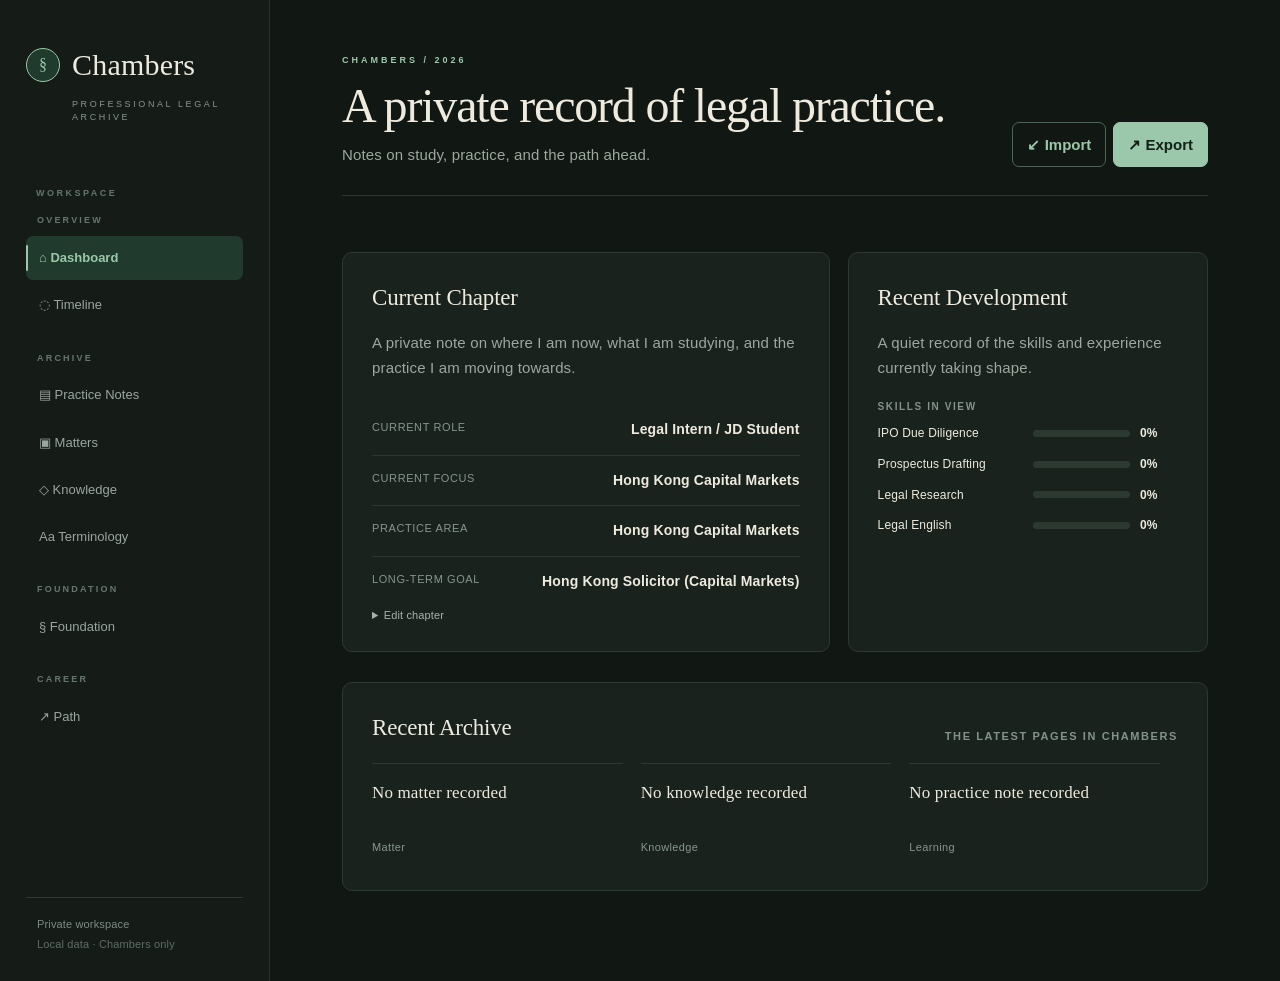
<file: Chambers/index.html>
<!doctype html>
<html lang="en">
<head>
<meta charset="utf-8" />
<meta name="viewport" content="width=device-width, initial-scale=1" />
<title>Chambers · Professional Legal Archive</title>
<style>
:root{--ink:#26312c;--muted:#77817a;--faint:#aeb6af;--paper:#f4f1e9;--card:#fbfaf6;--line:#e3e2d8;--green:#507766;--green-soft:#e6eee8;--navy:#3e5663;--sand:#eee7d8;--shadow:0 8px 26px rgba(41,51,44,.07);--radius:18px}
*{box-sizing:border-box}body{margin:0;background:var(--paper);color:var(--ink);font:15px/1.55 Inter,-apple-system,BlinkMacSystemFont,"Segoe UI","PingFang TC",sans-serif;-webkit-font-smoothing:antialiased}button,input,textarea,select{font:inherit;color:inherit}button{cursor:pointer}button,input,textarea,select{border:1px solid var(--line);border-radius:10px;background:var(--card);padding:10px 12px}textarea{resize:vertical;min-height:88px}.app{min-height:100vh;display:grid;grid-template-columns:245px 1fr}.sidebar{padding:30px 20px;border-right:1px solid var(--line);background:#eeece4;display:flex;flex-direction:column}.brand{display:flex;align-items:center;gap:11px;margin-bottom:3px;font-family:Georgia,serif;font-size:25px;letter-spacing:.5px}.brand-mark{width:31px;height:31px;border:2px solid var(--green);border-radius:50%;display:grid;place-items:center;color:var(--green);font-size:14px}.subtitle{margin-left:42px;color:var(--muted);font-size:10px;letter-spacing:2px;text-transform:uppercase}.nav-label{margin:46px 11px 10px;color:var(--faint);font-size:10px;font-weight:700;letter-spacing:2px;text-transform:uppercase}.nav{display:grid;gap:4px}.nav button{border:0;background:transparent;text-align:left;padding:11px 13px;color:var(--muted);font-size:13px}.nav button:hover,.nav button.active{background:var(--green-soft);color:var(--green);font-weight:650}.sidebar-bottom{margin-top:auto;color:var(--muted);font-size:11px;padding:14px 11px;border-top:1px solid var(--line)}.main{max-width:1280px;width:100%;padding:38px 48px 60px}.topline{display:flex;justify-content:space-between;align-items:flex-start;gap:20px;margin-bottom:28px}.eyebrow{color:var(--green);font-size:10px;letter-spacing:2.5px;font-weight:750}.topline h1{font-family:Georgia,serif;font-size:36px;font-weight:500;margin:5px 0 4px;letter-spacing:-.5px}.lede{color:var(--muted);margin:0}.actions{display:flex;gap:8px}.btn{border-color:var(--green);background:var(--green);color:#fff;font-weight:650}.btn.secondary{border-color:var(--line);background:var(--card);color:var(--green)}.panel{display:none}.panel.active{display:block}.grid{display:grid;grid-template-columns:1.15fr .85fr;gap:16px}.card{background:var(--card);border:1px solid var(--line);border-radius:var(--radius);box-shadow:var(--shadow);padding:22px}.card h2,.card h3{margin:0 0 14px;font-family:Georgia,serif;font-weight:500}.card h2{font-size:21px}.card h3{font-size:17px}.small-label{color:var(--muted);font-size:11px;text-transform:uppercase;letter-spacing:1.2px;font-weight:700}.snapshot{display:grid;gap:14px}.snapshot-row{display:flex;justify-content:space-between;gap:18px;border-bottom:1px solid var(--line);padding-bottom:10px}.snapshot-row:last-child{border-bottom:0;padding-bottom:0}.snapshot-row span{color:var(--muted);font-size:12px}.snapshot-row strong{text-align:right;font-weight:600}.focus-box{padding:16px;background:var(--green-soft);border-radius:13px}.focus-box strong{display:block;font-family:Georgia,serif;font-size:19px;font-weight:500;margin-top:4px}.metrics{display:grid;grid-template-columns:repeat(4,1fr);gap:10px;margin-top:16px}.metric{padding:15px;background:var(--card);border:1px solid var(--line);border-radius:13px}.metric b{display:block;font:24px Georgia,serif}.metric span{color:var(--muted);font-size:11px}.list{display:grid;gap:2px}.list-row{padding:12px 0;border-bottom:1px solid var(--line)}.list-row:last-child{border-bottom:0}.list-main{display:flex;justify-content:space-between;gap:15px}.list-main strong{font-size:13px}.meta{color:var(--muted);font-size:11px;margin-top:3px}.pill{display:inline-block;background:var(--green-soft);color:var(--green);padding:3px 8px;border-radius:99px;font-size:10px}.empty{color:var(--faint);font-size:13px;padding:12px 0}.section-title{display:flex;justify-content:space-between;align-items:center;margin-bottom:14px}.section-title h2{margin:0}.form{display:grid;grid-template-columns:1fr 1fr;gap:9px}.form .wide{grid-column:1/-1}.form-actions{display:flex;gap:8px;margin-top:12px}.deal-card{margin-bottom:12px}.deal-head{display:flex;justify-content:space-between;gap:12px}.deal-head h3{margin:0;font-size:17px}.deal-grid{display:grid;grid-template-columns:repeat(3,1fr);gap:12px;margin-top:16px}.deal-field{background:#f4f3ed;border-radius:11px;padding:10px}.deal-field span{display:block;color:var(--muted);font-size:10px;text-transform:uppercase;letter-spacing:.6px}.deal-field strong{display:block;margin-top:3px;font-size:12px}.knowledge-filter{display:flex;flex-wrap:wrap;gap:7px;margin-bottom:12px}.knowledge-filter button{padding:7px 10px;border-radius:99px;font-size:11px;background:var(--card)}.knowledge-filter button.active{background:var(--navy);border-color:var(--navy);color:#fff}.knowledge-card{border-top:1px solid var(--line);padding:13px 0}.knowledge-card h3{margin:6px 0 3px;font:17px Georgia,serif}.knowledge-card p{margin:4px 0;color:var(--muted);font-size:12px}.roadmap{display:grid;gap:0}.roadmap-row{display:grid;grid-template-columns:28px 150px 1fr;gap:13px;position:relative;padding:0 0 23px}.roadmap-row:before{content:"";position:absolute;left:8px;top:18px;bottom:0;width:1px;background:var(--line)}.roadmap-row:last-child:before{display:none}.roadmap-dot{width:17px;height:17px;border-radius:50%;background:var(--green);border:4px solid var(--green-soft);z-index:1}.roadmap-row h3{margin:0;font:17px Georgia,serif}.roadmap-row p{margin:3px 0;color:var(--muted);font-size:12px}.progress{height:7px;background:var(--line);border-radius:99px;overflow:hidden;margin-top:8px}.progress i{display:block;height:100%;background:var(--green);border-radius:99px}.import-note{font-size:11px;color:var(--muted);margin-top:14px}.toast{position:fixed;right:22px;bottom:22px;background:var(--ink);color:white;padding:11px 15px;border-radius:10px;opacity:0;transform:translateY(7px);transition:.2s}.toast.show{opacity:1;transform:none}@media(max-width:900px){.app{display:block}.sidebar{padding:18px;display:block;border-right:0;border-bottom:1px solid var(--line)}.nav-label{margin-top:20px}.nav{display:flex;overflow:auto}.nav button{white-space:nowrap}.sidebar-bottom{display:none}.main{padding:25px 18px}.topline{display:block}.actions{margin-top:14px}.grid,.deal-grid{grid-template-columns:1fr}.metrics{grid-template-columns:repeat(2,1fr)}}@media(max-width:560px){.form{grid-template-columns:1fr}.form .wide{grid-column:auto}.topline h1{font-size:30px}}
</style>
<style>.growth-grid{display:grid;gap:12px}.growth-row{display:grid;grid-template-columns:145px 1fr 38px;gap:10px;align-items:center;font-size:12px}.growth-track{height:7px;background:var(--line);border-radius:99px;overflow:hidden}.growth-track i{display:block;height:100%;background:var(--green);border-radius:99px}.archive-label{font-size:10px;letter-spacing:1.4px;text-transform:uppercase;color:var(--muted);font-weight:700}.archive-section{margin-top:18px;padding-top:14px;border-top:1px solid var(--line)}</style>
<style>.foundation-panel{display:none}.foundation-panel.active{display:block}.nav-group-label{margin:14px 11px 2px;color:var(--faint);font-size:9px;font-weight:750;letter-spacing:1.8px;text-transform:uppercase}.nav-group-label:first-child{margin-top:0}</style>
<style>
  /* Archive refinement: quieter surfaces, stronger editorial hierarchy. */
  :root{--shadow:none;--radius:5px}
  .sidebar{background:#eeece4;padding-top:38px}
  .brand{font-size:27px}
  .subtitle{letter-spacing:2.4px}
  .main{padding-top:52px}
  .topline{margin-bottom:46px}
  .topline h1{font-size:42px;letter-spacing:-.8px}
  .lede{max-width:680px}
  .card{box-shadow:none;border-radius:5px;padding:25px 26px}
  .grid{gap:28px}
  .grid>.card{min-height:260px}
  .section-title{margin-bottom:18px}
  .metrics{grid-template-columns:repeat(3,1fr);gap:26px;margin-top:0}
  .metric{padding:16px 0;border:0;border-top:1px solid var(--line);border-radius:0;background:transparent}
  .metric b{font:18px Georgia,serif;line-height:1.35;min-height:48px}
  .metric span{display:block;margin-top:9px;letter-spacing:.35px}
  .deal-field{background:transparent;border-top:1px solid var(--line);border-radius:0;padding:11px 0}
  .knowledge-card{padding:18px 0}
  .roadmap-row{padding-bottom:31px}
  .path-skills{border-top:1px solid var(--line);padding-top:20px;margin-top:3px}
  .path-skill{display:grid;grid-template-columns:145px 1fr 38px;gap:10px;align-items:center;padding:10px 0;border-bottom:1px solid var(--line)}
  .path-skill small{color:var(--muted);text-align:right}
  .path-skill .progress{margin-top:0}
  .term-archive-note{display:flex;align-items:center;gap:12px;padding:0 0 22px;color:var(--muted);font-size:12px}
  .term-list{padding-top:8px;padding-bottom:8px}
  .term-entry{display:grid;grid-template-columns:minmax(180px,.75fr) minmax(0,1.25fr);gap:24px;padding:22px 0;border-bottom:1px solid var(--line)}
  .term-entry:last-child{border-bottom:0}
  .term-entry h3{margin:0 0 4px;font:21px Georgia,serif}
  .term-meaning{color:var(--green);font-size:13px}
  .term-context{margin-top:13px;color:var(--muted);font-size:11px}
  .term-context strong,.term-detail strong{display:block;color:var(--faint);font-size:10px;letter-spacing:1px;text-transform:uppercase;margin-bottom:3px}
  .term-detail{display:grid;grid-template-columns:1fr 1fr;gap:15px 22px;color:var(--muted);font-size:12px}
  .term-detail .wide{grid-column:1/-1}
  .term-detail p{margin:0;white-space:pre-wrap}
  .timeline-intro{display:flex;align-items:center;gap:12px;margin:4px 0 30px;color:var(--muted);font-size:12px}
  .timeline-list{position:relative;padding:0 0 10px 34px}
  .timeline-list:before{content:"";position:absolute;left:8px;top:4px;bottom:0;width:1px;background:var(--line)}
  .timeline-month{position:relative;margin:0 0 19px;font:22px Georgia,serif;color:var(--ink)}
  .timeline-month:not(:first-child){margin-top:38px}
  .timeline-month:before{content:"";position:absolute;left:-30px;top:8px;width:9px;height:9px;border-radius:50%;background:var(--green);box-shadow:0 0 0 5px var(--green-soft)}
  .timeline-day{margin:0 0 26px}
  .timeline-day-head{display:flex;align-items:baseline;gap:10px;margin-bottom:10px}
  .timeline-day-date{font:17px Georgia,serif;color:var(--green)}
  .timeline-day-weekday{font-size:11px;color:var(--faint);letter-spacing:1px;text-transform:uppercase}
  .timeline-entry{display:grid;grid-template-columns:108px minmax(0,1fr);gap:18px;padding:13px 0;border-top:1px solid var(--line)}
  .timeline-entry-type{font-size:10px;letter-spacing:1.2px;color:var(--green);font-weight:700;text-transform:uppercase}
  .timeline-entry h3{font:17px Georgia,serif;margin:0 0 5px}
  .timeline-entry p{margin:3px 0;color:var(--muted);font-size:12px;white-space:pre-wrap}
  .timeline-entry p strong{color:var(--ink);font-weight:600}
  .timeline-empty{border-top:1px solid var(--line);padding:22px 0;color:var(--faint);font-size:13px}
  @media(max-width:700px){.term-entry{grid-template-columns:1fr;gap:12px}.term-detail{grid-template-columns:1fr}.term-detail .wide{grid-column:auto}.term-archive-note,.timeline-intro{align-items:flex-start;flex-direction:column;gap:7px}.timeline-list{padding-left:25px}.timeline-list:before{left:5px}.timeline-month:before{left:-24px}.timeline-entry{grid-template-columns:1fr;gap:4px}}
  @media(max-width:900px){.main{padding-top:30px}.topline{margin-bottom:32px}.topline h1{font-size:34px}.metrics{grid-template-columns:1fr;gap:14px}.metric{min-height:0}.metric b{min-height:0}}
</style>
<style>
  /* Chambers opens in its night archive palette by default. */
  :root{--ink:#e8e5da;--muted:#a7afa6;--faint:#727c73;--paper:#151a17;--card:#202721;--line:#38443b;--green:#8bb79e;--green-soft:#263c31;--navy:#718b98;--sand:#3b362b;--shadow:none}
  body{background:var(--paper);color:var(--ink)}
  .sidebar{background:#1b211d;border-color:var(--line)}
  .nav button:hover,.nav button.active{background:var(--green-soft);color:var(--green)}
  .card,.metric,.knowledge-filter button,.btn.secondary,button,input,textarea,select{background:var(--card);border-color:var(--line)}
  .focus-box{background:var(--green-soft)}
  .deal-field{background:#252d27}
  .knowledge-filter button.active{background:var(--navy);border-color:var(--navy);color:#101815}
  .roadmap-dot{background:var(--paper)}
  .roadmap-row:first-child .roadmap-dot{background:var(--green);box-shadow:0 0 0 5px var(--green-soft)}
  .toast{background:#e8e5da;color:#172019}
</style>
<style>
  /* Private archive refinement: quieter composition, stronger reading rhythm. */
  :root{
    --paper:#111713;--card:#19221d;--ink:#eeeade;--muted:#a9b2a9;--faint:#718078;
    --line:#2d3931;--green:#9bc8aa;--green-soft:#203a2d;--navy:#8da8b2;--sand:#332e25
  }
  body{background:var(--paper);font-size:15px;letter-spacing:.01em}
  .app{grid-template-columns:270px 1fr}
  .sidebar{background:#151c18;padding:42px 26px 27px;border-right:1px solid #27342c}
  .brand{font-size:30px;letter-spacing:.2px;gap:12px}
  .brand-mark{width:34px;height:34px;border-width:1px;background:var(--green-soft);font-size:16px}
  .subtitle{margin-left:46px;margin-top:6px;font-size:9px;letter-spacing:2.6px;color:#87958c}
  .nav-label{margin:62px 10px 13px;color:#65746b;font-size:9px;letter-spacing:2.5px}
  .nav{gap:3px}
  .nav-group-label{margin:21px 11px 5px;color:#66766c;font-size:9px;letter-spacing:2.2px}
  .nav-group-label:first-child{margin-top:0}
  .nav button{position:relative;border-radius:7px;padding:12px 13px;color:#9aa59d;font-size:13px;transition:background .18s,color .18s}
  .nav button:hover{background:#1b2921;color:var(--ink)}
  .nav button.active{background:var(--green-soft);color:var(--green);font-weight:600}
  .nav button.active:before{content:"";position:absolute;left:0;top:9px;bottom:9px;width:2px;background:var(--green);border-radius:2px}
  .sidebar-bottom{padding:17px 11px 0;border-top:1px solid var(--line);line-height:1.8;color:#7d8a82}
  .sidebar-bottom span{color:#5f6d64}
  .main{max-width:1380px;padding:54px 72px 90px}
  .topline{align-items:flex-end;margin-bottom:56px;padding-bottom:28px;border-bottom:1px solid var(--line)}
  .eyebrow{font-size:9px;letter-spacing:3px;color:var(--green)}
  .topline h1{font-size:48px;line-height:1.08;margin:12px 0 10px;letter-spacing:-1.2px}
  .lede{max-width:720px;color:#9da89f;line-height:1.7}
  .actions{gap:7px}
  button,input,textarea,select{border-radius:7px;background:#1b251f;border-color:#35443a}
  button:focus-visible,input:focus-visible,textarea:focus-visible,select:focus-visible{outline:2px solid var(--green);outline-offset:2px}
  .btn{border-color:var(--green);background:var(--green);color:#122018;box-shadow:none;padding:10px 14px}
  .btn.secondary{background:transparent;color:var(--green);border-color:#4c6656}
  .panel>.section-title{padding-bottom:18px;border-bottom:1px solid var(--line)}
  .panel>.section-title h2{font-size:29px;letter-spacing:-.3px}
  .grid{gap:18px}
  .card{background:var(--card);border:1px solid var(--line);border-radius:10px;padding:27px 29px}
  .grid>.card{min-height:275px}
  .card h2{font-size:23px;letter-spacing:-.2px}
  .card h3{font-size:18px}
  .snapshot{gap:0;margin-top:24px!important}
  .snapshot-row{padding:14px 0;border-bottom:1px solid #2b382f}
  .snapshot-row span{color:#87968c;font-size:11px;letter-spacing:.6px;text-transform:uppercase}
  .snapshot-row strong{font-size:14px;color:var(--ink)}
  .focus-box{background:#1d3528;border:1px solid #31523d}
  .metrics{gap:0;margin-top:0}
  .metric{padding:18px 18px 7px 0;margin-right:18px;border-top:1px solid var(--line)}
  .metric b{font-size:17px;color:var(--ink);font-weight:500}
  .metric span{color:#87968c}
  .section-title{align-items:flex-end}
  .section-title .lede{margin-top:8px}
  .pill{background:var(--green-soft);color:var(--green);border:1px solid #31523d;padding:4px 9px}
  .small-label,.archive-label{color:#83938a;letter-spacing:1.6px}
  .knowledge-filter{gap:6px;margin:20px 0 15px}
  .knowledge-filter button{color:#94a198;padding:8px 11px;border-color:var(--line)}
  .knowledge-filter button.active{background:var(--green-soft);border-color:#41604c;color:var(--green)}
  .knowledge-card{padding:22px 4px;border-color:var(--line)}
  .knowledge-card h3{font-size:21px;margin:9px 0 9px}
  .knowledge-card p{font-size:13px;line-height:1.7;color:#a9b2a9}
  .knowledge-card p b{color:#d7d8cb;font-weight:600}
  .deal-card{margin-bottom:16px}
  .deal-head h3{font-size:21px}
  .meta{color:#7f8f85;font-size:11px}
  .deal-grid{gap:0 22px;margin-top:22px}
  .deal-field{background:transparent;border-top:1px solid var(--line);padding:13px 0;min-height:62px}
  .deal-field span{color:#809087;letter-spacing:1px}
  .deal-field strong{color:#c3c9c0;font-weight:500;line-height:1.6}
  .term-entry{padding:27px 0;border-color:var(--line)}
  .term-entry h3{font-size:24px}
  .term-meaning{color:var(--green);font-size:14px}
  .term-context strong,.term-detail strong{color:#809087}
  .term-detail{line-height:1.7}
  .timeline-intro,.term-archive-note{padding-bottom:25px;margin-top:19px}
  .timeline-list{padding-left:42px}
  .timeline-list:before{left:9px;background:#334238}
  .timeline-month{font-size:25px;margin-bottom:24px}
  .timeline-month:before{left:-37px;background:var(--green);box-shadow:0 0 0 5px var(--green-soft)}
  .timeline-day{margin-bottom:34px}
  .timeline-day-head{margin-left:-2px;margin-bottom:12px}
  .timeline-day-date{font-size:19px}
  .timeline-entry{grid-template-columns:126px minmax(0,1fr);padding:17px 0;border-color:var(--line)}
  .timeline-entry-type{color:var(--green);letter-spacing:1.5px}
  .timeline-entry h3{font-size:19px;margin-bottom:7px}
  .timeline-entry p{font-size:13px;line-height:1.65}
  .timeline-entry p strong{color:#d8d8ca}
  .roadmap-row{padding-bottom:34px}
  .roadmap-row h3{font-size:19px}
  .roadmap-row p{line-height:1.7}
  .path-skill{padding:13px 0;border-color:var(--line)}
  .progress,.growth-track{background:#2c3930}
  .progress i,.growth-track i{background:var(--green)}
  .form{gap:11px}
  .form-actions{margin-top:16px}
  textarea{line-height:1.6}
  .toast{background:var(--green);color:#122018}
  @media(max-width:900px){.sidebar{padding:22px 18px}.main{padding:34px 24px 70px}.topline{margin-bottom:38px}.topline h1{font-size:40px}.panel>.section-title h2{font-size:26px}}
  @media(max-width:560px){.main{padding:28px 16px 60px}.topline{padding-bottom:22px}.topline h1{font-size:34px}.actions{width:100%}.actions button{flex:1}.card{padding:21px 19px}.timeline-list{padding-left:27px}.timeline-list:before{left:5px}.timeline-month:before{left:-24px}.timeline-entry{grid-template-columns:1fr;gap:5px}.timeline-entry-type{font-size:9px}.panel>.section-title{align-items:flex-start;gap:12px}.panel>.section-title .btn{white-space:nowrap;padding:9px 10px}}
</style>
</head>
<body>
<div class="app">
  <aside class="sidebar">
    <div class="brand"><span class="brand-mark">§</span><span>Chambers</span></div>
    <div class="subtitle">Professional Legal Archive</div>
    <div class="nav-label">Workspace</div>
    <nav class="nav" id="nav">
      <div class="nav-group-label">Overview</div>
      <button class="active" data-panel="dashboard">⌂ Dashboard</button>
      <button data-panel="timeline">◌ Timeline</button>
      <div class="nav-group-label">Archive</div>
      <button data-panel="logs">▤ Practice Notes</button>
      <button data-panel="deals">▣ Matters</button>
      <button data-panel="knowledge">◇ Knowledge</button>
      <button data-panel="terminology">Aa Terminology</button>
      <div class="nav-group-label">Foundation</div>
      <button data-panel="foundation">§ Foundation</button>
      <div class="nav-group-label">Career</div>
      <button data-panel="career">↗ Path</button>
    </nav>
    <div class="sidebar-bottom">Private workspace<br><span>Local data · Chambers only</span></div>
  </aside>
  <main class="main">
    <header class="topline"><div><div class="eyebrow">CHAMBERS / 2026</div><h1>A private record of legal practice.</h1><p class="lede">Notes on study, practice, and the path ahead.</p></div><div class="actions"><button class="btn secondary" id="importBtn">↙ Import</button><button class="btn" id="exportBtn">↗ Export</button></div></header>

    <section class="panel active" data-panel-view="dashboard">
      <div class="grid"><div class="card"><h2>Current Chapter</h2><p class="lede">A private note on where I am now, what I am studying, and the practice I am moving towards.</p><div class="snapshot" id="snapshot" style="margin-top:18px"></div><details class="import-note"><summary>Edit chapter</summary><div class="form" style="margin-top:12px"><input id="roleInput" placeholder="Current role" /><input id="focusInput" placeholder="Current focus" /><input id="practiceInput" placeholder="Current practice area" /><input class="wide" id="goalInput" placeholder="Long-term goal" /><button class="btn" id="saveSnapshot">Save chapter</button></div></details></div><div class="card"><h2>Recent Development</h2><p class="lede">A quiet record of the skills and experience currently taking shape.</p><div class="archive-section" style="margin-top:18px;padding-top:0;border-top:0"><div class="archive-label">Skills in view</div><div class="growth-grid" id="growthSnapshot" style="margin-top:10px"></div></div></div></div>
      <div class="card" style="margin-top:30px"><div class="section-title"><h2>Recent Archive</h2><span class="small-label">The latest pages in Chambers</span></div><div class="metrics" id="metrics"></div></div>
    </section>

    <section class="panel" data-panel-view="timeline"><div class="section-title"><div><div class="eyebrow">PROFESSIONAL TIMELINE</div><h2>Professional Timeline</h2><p class="lede">A chronological record of the matters I have encountered, the knowledge I have added, and the practice I have absorbed.</p></div></div><div class="timeline-intro"><span class="pill">LEGAL GROWTH ARCHIVE</span><span>Not a calendar. A record of how professional experience accumulates.</span></div><div id="timelineList"></div></section>

    <section class="panel" data-panel-view="deals"><div class="section-title"><h2>Matters</h2><button class="btn" id="showDealForm">＋ New Matter</button></div><p class="lede">A private archive of matters I have encountered and the contribution I made to each one.</p><div id="dealForm" class="card" hidden><div class="archive-label">Matter Profile</div><div class="form" style="margin-top:8px"><input id="dealName" placeholder="Matter Name" /><input id="dealCompany" placeholder="Company" /><input id="dealIndustry" placeholder="Industry" /><input id="dealType" placeholder="Transaction Type" /><input id="dealFramework" placeholder="Listing Chapter / Regulatory Framework" /><input id="dealFirm" placeholder="Firm / Team" /><input id="dealDate" type="date" /><select id="dealStatus"><option>DD</option><option>Drafting</option><option>Verification</option><option>Submission</option><option>Completed</option></select><input id="dealRole" placeholder="My Role" /><textarea class="wide" id="dealResponsibilities" placeholder="My Contribution / Responsibilities"></textarea><textarea class="wide" id="dealDocuments" placeholder="Documents / Sections I Worked On"></textarea><div class="archive-label wide">Legal Issues</div><textarea id="dealIssues" placeholder="Key Legal Issues"></textarea><textarea id="dealRegulatory" placeholder="Regulatory Issues"></textarea><textarea id="dealRules" placeholder="Important Rules / Guidance"></textarea><textarea id="dealDrafting" placeholder="Drafting Points"></textarea><div class="archive-label wide">Learning</div><textarea id="dealLearning" placeholder="What I Learned"></textarea><textarea id="dealSkills" placeholder="Skills Developed"></textarea><textarea class="wide" id="dealSummary" placeholder="Experience Summary"></textarea></div><div class="form-actions"><button class="btn" id="addDeal">Save Matter</button><button class="btn secondary" id="cancelDeal">Cancel</button></div></div><div id="deals"></div></section>

    <section class="panel" data-panel-view="knowledge"><div class="section-title"><h2>Knowledge</h2><button class="btn" id="showKnowledgeForm">＋ New Entry</button></div><p class="lede">A personal legal knowledge archive shaped by study, practice, and reflection.</p><div class="knowledge-filter" id="knowledgeFilter"></div><div class="card" id="knowledgeList"></div><div class="card" id="knowledgeForm" hidden><div class="form"><input id="knowledgeTitle" placeholder="Title" /><select id="knowledgeCategory"></select><textarea id="knowledgeIssue" placeholder="Legal Issue"></textarea><textarea id="knowledgeRule" placeholder="Rule / Principle"></textarea><textarea id="knowledgeNotes" placeholder="Practical Application"></textarea><textarea id="knowledgeMarket" placeholder="Common Practice / Market Approach"></textarea><textarea id="knowledgeExample" placeholder="Example / Precedent"></textarea><input class="wide" id="knowledgeFoundation" placeholder="Related Foundation Course / Case" /><input class="wide" id="knowledgeDeal" placeholder="Related Matter" /></div><div class="form-actions"><button class="btn" id="addKnowledge">Save Entry</button></div></div></section>

    <section class="panel" data-panel-view="terminology"><div class="section-title"><div><h2>Terminology Bank</h2><p class="lede">A personal language archive for Hong Kong legal practice, IPO work, drafting, and Legal English.</p></div><button class="btn" id="showTerminologyForm">＋ New Term</button></div><div class="term-archive-note"><span class="pill">LEGAL LANGUAGE ARCHIVE</span><span>Expressions to recognise, understand, and use in practice.</span></div><div class="card term-list" id="terminologyList"></div><div class="card" id="terminologyForm" hidden><div class="archive-label">New terminology record</div><div class="form" style="margin-top:10px"><input id="terminologyTerm" class="wide" placeholder="Term · e.g. Material Adverse Change" /><input id="terminologyChinese" placeholder="Chinese Meaning" /><input id="terminologyContext" placeholder="Legal Context" /><textarea class="wide" id="terminologyCollocations" placeholder="Common Collocations"></textarea><textarea class="wide" id="terminologyExample" placeholder="Example · practical legal English sentence"></textarea><textarea class="wide" id="terminologyNotes" placeholder="My Notes"></textarea></div><div class="form-actions"><button class="btn" id="addTerminology">Save Term</button><button class="btn secondary" id="cancelTerminology">Cancel</button></div></div></section>

    <section class="panel" data-panel-view="logs"><div class="section-title"><h2>Practice Notes</h2><button class="btn" id="showLogForm">＋ New Note</button></div><p class="lede">A private notebook for context, work, learning, insight, and questions.</p><div class="card" id="logForm" hidden><div class="form"><input id="logDate" type="date" /><textarea class="wide" id="logWorked" placeholder="Context"></textarea><textarea class="wide" id="logLearned" placeholder="Work done"></textarea><textarea id="logConcepts" placeholder="Legal learning"></textarea><textarea id="logSkills" placeholder="Insights"></textarea><textarea id="logQuestions" placeholder="Questions"></textarea><textarea id="logFollowup" placeholder="Follow-up"></textarea><input class="wide" id="logDeal" placeholder="Related Matter" /></div><div class="form-actions"><button class="btn" id="addLog">Save Note</button></div></div><div id="logs"></div></section>

    <section class="panel" data-panel-view="career"><div class="section-title"><h2>Path</h2><button class="btn" id="showCareerForm">＋ Add milestone</button></div><p class="lede">The long-term journey from legal foundation and practice to qualification as a Hong Kong solicitor.</p><div class="card"><div class="small-label">Long-term goal</div><h2 id="roadmapGoal" style="margin-top:5px"></h2><div class="roadmap" id="roadmap"></div></div><div class="card" id="careerForm" hidden style="margin-top:14px"><div class="form"><input id="careerYear" placeholder="Timeline year, e.g. 2027" /><input id="careerTitle" placeholder="Milestone or skill" /><input id="careerTarget" placeholder="Target" /><input id="careerRequired" placeholder="Required skills" /><input id="careerProgress" type="number" min="0" max="100" placeholder="Progress %" /><select id="careerType"><option value="milestone">Milestone</option><option value="skill">Required skill</option></select><textarea class="wide" id="careerNotes" placeholder="Notes"></textarea></div><div class="form-actions"><button class="btn" id="addCareer">Save</button></div></div></section>
    <section class="panel" data-panel-view="foundation"><div class="section-title"><div><div class="eyebrow">FOUNDATION / LEGAL FOUNDATION</div><h2 style="margin-top:4px">Legal Foundation</h2><p class="lede">Academic law, legal theory, and the foundations that support future practice.</p></div><span class="pill">Foundation</span></div><div class="knowledge-filter" id="foundationTabs"><button class="active" data-foundation-tab="courses">Courses</button><button data-foundation-tab="cases">Cases</button><button data-foundation-tab="concepts">Legal Concepts</button><button data-foundation-tab="exams">Academic Archive</button></div><div class="foundation-panel active" data-foundation-panel="courses"><div class="section-title"><h3>Courses</h3><button class="btn" id="showCourseForm">＋ New Course</button></div><div id="courses"></div><div class="card" id="courseForm" hidden><div class="form"><input id="courseName" placeholder="Course name" /><input id="courseSemester" placeholder="Semester" /><select id="courseStatus"><option>Studying</option><option>Completed</option></select><textarea class="wide" id="courseTopics" placeholder="Key Topics"></textarea><textarea class="wide" id="courseCases" placeholder="Important Cases"></textarea><textarea class="wide" id="coursePractice" placeholder="Practical Connection: how does this subject connect with legal practice?"></textarea></div><div class="form-actions"><button class="btn" id="addCourse">Save Course</button></div></div></div><div class="foundation-panel" data-foundation-panel="cases"><div class="section-title"><h3>Cases</h3><button class="btn" id="showCaseForm">＋ New Case</button></div><div id="cases"></div><div class="card" id="caseForm" hidden><div class="form"><input id="caseName" placeholder="Case Name" /><input id="caseCourt" placeholder="Court / Jurisdiction" /><input id="caseArea" placeholder="Legal Area" /><input id="caseCourse" placeholder="Related Course" /><textarea class="wide" id="casePrinciple" placeholder="Legal Principle"></textarea><textarea id="caseFacts" placeholder="Facts"></textarea><textarea id="caseRatio" placeholder="Judgment / Ratio"></textarea><textarea id="caseSignificance" placeholder="Practical Significance"></textarea></div><div class="form-actions"><button class="btn" id="addCase">Save Case</button></div></div></div><div class="foundation-panel" data-foundation-panel="concepts"><div class="section-title"><h3>Legal Concepts</h3><button class="btn" id="showConceptForm">＋ New Concept</button></div><div id="concepts"></div><div class="card" id="conceptForm" hidden><div class="form"><input id="conceptName" placeholder="Concept" /><input id="conceptPractice" placeholder="Related Practice Area" /><textarea class="wide" id="conceptExplanation" placeholder="Explanation"></textarea><textarea class="wide" id="conceptCases" placeholder="Related Cases"></textarea></div><div class="form-actions"><button class="btn" id="addConcept">Save Concept</button></div></div></div><div class="foundation-panel" data-foundation-panel="exams"><div class="section-title"><h3>Academic Archive</h3><button class="btn" id="showExamForm">＋ New Archive Entry</button></div><div id="exams"></div><div class="card" id="examForm" hidden><div class="form"><input id="examTitle" placeholder="Title" /><input id="examCourse" placeholder="Related Course" /><select id="examType"><option>Exam notes</option><option>Case summaries</option><option>Revision notes</option><option>Mind maps</option></select><textarea class="wide" id="examContent" placeholder="Archive content / file link / notes"></textarea></div><div class="form-actions"><button class="btn" id="addExam">Save Archive Entry</button></div></div></div></section>
  </main>
</div><div class="toast" id="toast"></div>
<input type="file" id="importFile" accept=".json,.chambers" hidden />
<script>
const STORAGE_KEY='chambers-career-os-v1', PACKAGE='chambers-career-package';
const categories=['HK IPO Practice','HKEX Listing Rules','Due Diligence','Verification','Prospectus Drafting','Legal Opinions','Corporate Law','Legal English'];
const initialState=()=>({profile:{role:'Legal Intern / JD Student',focus:'Hong Kong Capital Markets',practiceArea:'Hong Kong Capital Markets',goal:'Hong Kong Solicitor (Capital Markets)'},foundation:{courses:[],cases:[],concepts:[],exams:[]},priorities:[],deals:[],knowledge:[],terminology:[],logs:[],roadmap:[{year:'2026',title:'JD + Legal Internship',target:'Build legal foundation and practical exposure',requiredSkills:'HK IPO Practice · Legal research',notes:'',progress:0,type:'milestone'},{year:'2027',title:'PCLL + Training Contract Preparation',target:'Prepare for professional training',requiredSkills:'Legal English · Drafting',notes:'',progress:0,type:'milestone'},{year:'2028',title:'Trainee Solicitor',target:'Develop transaction execution experience',requiredSkills:'DD · Verification · Drafting',notes:'',progress:0,type:'milestone'},{year:'Future',title:'Hong Kong Solicitor (Capital Markets)',target:'Qualify and build a capital markets practice',requiredSkills:'IPO execution · Legal opinions',notes:'',progress:0,type:'milestone'},{year:'',title:'IPO Due Diligence',target:'',requiredSkills:'',notes:'',progress:0,type:'skill'},{year:'',title:'Prospectus Drafting',target:'',requiredSkills:'',notes:'',progress:0,type:'skill'},{year:'',title:'Legal Research',target:'',requiredSkills:'',notes:'',progress:0,type:'skill'},{year:'',title:'Legal English',target:'',requiredSkills:'',notes:'',progress:0,type:'skill'}]});
let state=load();let knowledgeFilter='All';
function migrate(data){const base=initialState(),next=Object.assign(base,data||{});next.profile=Object.assign(base.profile,data?.profile||{});next.deals=(Array.isArray(data?.deals)?data.deals:[]).map(x=>Object.assign({id:id(),name:'',company:'',industry:'',type:'',framework:'',firm:'',date:'',status:'DD',role:'',responsibilities:'',documents:'',issues:'',regulatory:'',rules:'',drafting:'',learning:'',skills:'',summary:'',tasks:''},x));next.knowledge=(Array.isArray(data?.knowledge)?data.knowledge:[]).map(x=>Object.assign({id:id(),title:'',category:categories[0],issue:'',rule:'',notes:'',market:'',example:'',foundation:'',deal:'',createdAt:''},x));next.terminology=(Array.isArray(data?.terminology)?data.terminology:[]).map(x=>Object.assign({id:id(),term:'',chinese:'',context:'',collocations:'',example:'',notes:'',createdAt:''},x));next.logs=(Array.isArray(data?.logs)?data.logs:[]).map(x=>Object.assign({id:id(),date:'',worked:'',learned:'',concepts:'',skills:'',questions:'',followup:'',deal:''},x));next.roadmap=(Array.isArray(data?.roadmap)&&data.roadmap.length?data.roadmap:base.roadmap).map(x=>Object.assign({id:id(),year:'',title:'',target:'',requiredSkills:'',notes:'',progress:0,type:'milestone'},x));return next}
function normalizeFoundation(next){next.foundation=Object.assign({courses:[],cases:[],concepts:[],exams:[]},next.foundation||{});next.foundation.courses=(Array.isArray(next.foundation.courses)?next.foundation.courses:[]).map(x=>Object.assign({id:id(),name:'',semester:'',status:'Studying',topics:'',cases:'',practice:'',createdAt:''},x));next.foundation.cases=(Array.isArray(next.foundation.cases)?next.foundation.cases:[]).map(x=>Object.assign({id:id(),name:'',court:'',area:'',principle:'',facts:'',ratio:'',significance:'',course:'',createdAt:''},x));next.foundation.concepts=(Array.isArray(next.foundation.concepts)?next.foundation.concepts:[]).map(x=>Object.assign({id:id(),name:'',explanation:'',cases:'',practice:'',createdAt:''},x));next.foundation.exams=(Array.isArray(next.foundation.exams)?next.foundation.exams:[]).map(x=>Object.assign({id:id(),title:'',course:'',type:'Exam notes',content:'',createdAt:''},x));return next}
function load(){try{const raw=JSON.parse(localStorage.getItem(STORAGE_KEY));return raw&&raw.version===1?normalizeFoundation(migrate(raw.data)):normalizeFoundation(initialState())}catch(e){return normalizeFoundation(initialState())}}
function save(){localStorage.setItem(STORAGE_KEY,JSON.stringify({version:1,data:state}))}function esc(v){return String(v??'').replace(/[&<>"']/g,c=>({'&':'&amp;','<':'&lt;','>':'&gt;','"':'&quot;',"'":'&#39;'}[c]))}function id(){return crypto.randomUUID?crypto.randomUUID():Math.random().toString(36).slice(2)}function today(){return new Date().toISOString().slice(0,10)}function toast(t){const x=document.querySelector('#toast');x.textContent=t;x.classList.add('show');setTimeout(()=>x.classList.remove('show'),1800)}
function render(){renderSnapshot();renderDeals();renderKnowledge();renderTerminology();renderTimeline();renderLogs();renderCareer();renderMetrics();renderFoundation()}
function renderFoundation(){const f=state.foundation;document.querySelector('#courses').innerHTML=f.courses.length?f.courses.map(x=>`<div class="card deal-card"><div class="deal-head"><div><h3>${esc(x.name||'Untitled course')}</h3><div class="meta">${esc(x.semester)} · ${esc(x.status)}</div></div><span class="pill">Foundation</span></div><div class="deal-grid"><div class="deal-field"><span>Key Topics</span><strong>${esc(x.topics||'—')}</strong></div><div class="deal-field"><span>Important Cases</span><strong>${esc(x.cases||'—')}</strong></div><div class="deal-field" style="grid-column:span 3"><span>Practical Connection</span><strong>${esc(x.practice||'—')}</strong></div></div></div>`).join(''):'<div class="card empty">No courses recorded yet.</div>';document.querySelector('#cases').innerHTML=f.cases.length?f.cases.map(x=>`<div class="card deal-card"><div class="deal-head"><div><h3>${esc(x.name)}</h3><div class="meta">${esc(x.court)} · ${esc(x.area)}</div></div><span class="pill">Case</span></div><div class="deal-grid"><div class="deal-field"><span>Legal Principle</span><strong>${esc(x.principle||'—')}</strong></div><div class="deal-field"><span>Facts</span><strong>${esc(x.facts||'—')}</strong></div><div class="deal-field"><span>Judgment / Ratio</span><strong>${esc(x.ratio||'—')}</strong></div><div class="deal-field"><span>Practical Significance</span><strong>${esc(x.significance||'—')}</strong></div><div class="deal-field"><span>Related Course</span><strong>${esc(x.course||'—')}</strong></div></div></div>`).join(''):'<div class="card empty">No cases recorded yet.</div>';document.querySelector('#concepts').innerHTML=f.concepts.length?f.concepts.map(x=>`<div class="card deal-card"><h3>${esc(x.name)}</h3><p>${esc(x.explanation||'—')}</p><div class="meta">Related cases: ${esc(x.cases||'—')} · Related practice: ${esc(x.practice||'—')}</div></div>`).join(''):'<div class="card empty">No legal concepts recorded yet.</div>';document.querySelector('#exams').innerHTML=f.exams.length?f.exams.map(x=>`<div class="card deal-card"><div class="deal-head"><h3>${esc(x.title)}</h3><span class="pill">${esc(x.type)}</span></div><div class="meta">Related course: ${esc(x.course||'—')}</div><p>${esc(x.content||'—')}</p></div>`).join(''):'<div class="card empty">No exam archive entries yet. Keep these as historical foundation records.</div>'}
function renderSnapshot(){const p=state.profile;document.querySelector('#snapshot').innerHTML=`<div class="snapshot-row"><span>Current role</span><strong>${esc(p.role||'—')}</strong></div><div class="snapshot-row"><span>Current focus</span><strong>${esc(p.focus||'—')}</strong></div><div class="snapshot-row"><span>Practice area</span><strong>${esc(p.practiceArea||'—')}</strong></div><div class="snapshot-row"><span>Long-term goal</span><strong>${esc(p.goal||'—')}</strong></div>`;const skills=state.roadmap.filter(x=>x.type==='skill');document.querySelector('#growthSnapshot').innerHTML=skills.length?skills.map(x=>`<div class="growth-row"><span>${esc(x.title)}</span><div class="growth-track"><i style="width:${Math.min(100,Math.max(0,Number(x.progress)||0))}%"></i></div><b>${Number(x.progress)||0}%</b></div>`).join(''):'<div class="empty">Add skills in Path.</div>';document.querySelector('#roadmapGoal').textContent=p.goal||'Set your long-term goal';['role','focus','goal'].forEach(k=>document.querySelector('#'+k+'Input').value=p[k]||'');document.querySelector('#practiceInput').value=p.practiceArea||''}
function renderMetrics(){const latestMatter=state.deals.slice().sort((a,b)=>String(b.date||'').localeCompare(String(a.date||'')))[0],latestKnowledge=state.knowledge[state.knowledge.length-1],latestNote=state.logs.slice().sort((a,b)=>String(b.date||'').localeCompare(String(a.date||'')))[0];const rows=[latestMatter?[latestMatter.name||latestMatter.company||'Untitled matter',`Matter · ${latestMatter.date||'No date'}`]:['No matter recorded','Matter'],latestKnowledge?[latestKnowledge.title||'Untitled entry',`Knowledge · ${latestKnowledge.category||'Archive'}`]:['No knowledge recorded','Knowledge'],latestNote?[latestNote.date||'Undated note',`Learning · ${latestNote.concepts||latestNote.learned||'Practice note'}`]:['No practice note recorded','Learning']];document.querySelector('#metrics').innerHTML=rows.map(x=>`<div class="metric"><b>${esc(x[0])}</b><span>${esc(x[1])}</span></div>`).join('')}
function renderDeals(){const el=document.querySelector('#deals');el.innerHTML=state.deals.length?state.deals.map(x=>`<div class="card deal-card"><div class="deal-head"><div><h3>${esc(x.name||x.company||'Untitled matter')}</h3><div class="meta">${esc(x.company)} · ${esc(x.industry)} · ${esc(x.type)} · ${esc(x.date||'Date not set')}</div></div><span class="pill">${esc(x.status)}</span></div><div class="deal-grid"><div class="deal-field"><span>Listing / Regulatory Framework</span><strong>${esc(x.framework||'—')}</strong></div><div class="deal-field"><span>Firm / Team</span><strong>${esc(x.firm||'—')}</strong></div><div class="deal-field"><span>My Role</span><strong>${esc(x.role||'—')}</strong></div><div class="deal-field"><span>My Contribution</span><strong>${esc(x.responsibilities||x.tasks||'—')}</strong></div><div class="deal-field"><span>Documents / Sections</span><strong>${esc(x.documents||'—')}</strong></div><div class="deal-field"><span>Key Legal Issues</span><strong>${esc(x.issues||'—')}</strong></div><div class="deal-field"><span>Regulatory Issues</span><strong>${esc(x.regulatory||'—')}</strong></div><div class="deal-field"><span>Important Rules</span><strong>${esc(x.rules||'—')}</strong></div><div class="deal-field"><span>Drafting Points</span><strong>${esc(x.drafting||'—')}</strong></div><div class="deal-field"><span>What I Learned</span><strong>${esc(x.learning||'—')}</strong></div><div class="deal-field"><span>Skills Developed</span><strong>${esc(x.skills||'—')}</strong></div><div class="deal-field" style="grid-column:span 3"><span>Experience Summary</span><strong>${esc(x.summary||'—')}</strong></div></div></div>`).join(''):'<div class="card empty">No matters recorded yet.</div>'}
function renderKnowledge(){const filter=document.querySelector('#knowledgeFilter');filter.innerHTML=['All',...categories].map(x=>`<button class="${knowledgeFilter===x?'active':''}" data-kfilter="${esc(x)}">${esc(x)}</button>`).join('');filter.querySelectorAll('[data-kfilter]').forEach(b=>b.onclick=()=>{knowledgeFilter=b.dataset.kfilter;renderKnowledge()});document.querySelector('#knowledgeCategory').innerHTML=categories.map(x=>`<option>${x}</option>`).join('');const rows=state.knowledge.filter(x=>knowledgeFilter==='All'||x.category===knowledgeFilter);document.querySelector('#knowledgeList').innerHTML=rows.length?rows.map(x=>`<article class="knowledge-card"><span class="pill">${esc(x.category)}</span><h3>${esc(x.title)}</h3><p><b>Legal Issue:</b> ${esc(x.issue||'—')}</p><p><b>Rule / Principle:</b> ${esc(x.rule||'—')}</p><p><b>Practical Application:</b> ${esc(x.notes||'—')}</p><p><b>Common Practice:</b> ${esc(x.market||'—')}</p><p><b>Example / Precedent:</b> ${esc(x.example||'—')}</p><div class="meta">Foundation: ${esc(x.foundation||'—')} · Related matter: ${esc(x.deal||'—')}</div></article>`).join(''):'<div class="empty">No knowledge entries in this category.</div>'}
function renderTerminology(){const el=document.querySelector('#terminologyList'),rows=state.terminology||[];el.innerHTML=rows.length?rows.map(x=>`<article class="term-entry"><div><h3>${esc(x.term||'Untitled term')}</h3><div class="term-meaning">${esc(x.chinese||'Chinese meaning not recorded')}</div><div class="term-context"><strong>Legal Context</strong>${esc(x.context||'—')}</div></div><div class="term-detail"><div><strong>Common Collocations</strong><p>${esc(x.collocations||'—')}</p></div><div><strong>My Notes</strong><p>${esc(x.notes||'—')}</p></div><div class="wide"><strong>Example</strong><p>${esc(x.example||'—')}</p></div></div></article>`).join(''):'<div class="empty">No terminology records yet. Build this as a language archive from practice.</div>'}
function timelineDate(value){return String(value||'').slice(0,10)}
function timelineText(value,fallback='—'){return String(value||'').trim()||fallback}
function timelineEntries(){const entries=[];state.deals.forEach(x=>{const date=timelineDate(x.date);if(date)entries.push({date,type:'Matter',title:x.name||x.company||'Untitled matter',action:x.responsibilities||x.documents||x.drafting||x.summary,learning:x.learning||x.skills})});state.knowledge.forEach(x=>{const date=timelineDate(x.createdAt);if(date)entries.push({date,type:'Knowledge',title:x.title||'Untitled entry',action:x.issue||x.rule||x.notes,learning:x.notes||x.rule})});(state.terminology||[]).forEach(x=>{const date=timelineDate(x.createdAt);if(date)entries.push({date,type:'Terminology',title:x.term||'Untitled term',action:x.context||x.collocations,learning:x.notes||x.example})});state.logs.forEach(x=>{const date=timelineDate(x.date);if(date)entries.push({date,type:'Practice Note',title:x.worked||'Practice note',action:x.learned||x.skills,learning:x.concepts||x.skills})});const f=state.foundation||{};[['courses','Course',x=>x.name,x=>x.practice||x.topics],['cases','Case',x=>x.name,x=>x.significance||x.principle],['concepts','Legal Concept',x=>x.name,x=>x.explanation],['exams','Academic Archive',x=>x.title,x=>x.content]].forEach(([key,type,title,detail])=>(f[key]||[]).forEach(x=>{const date=timelineDate(x.createdAt);if(date)entries.push({date,type,title:title(x)||'Untitled foundation record',action:detail(x)})}));return entries.sort((a,b)=>b.date.localeCompare(a.date))}
function renderTimeline(){const el=document.querySelector('#timelineList'),entries=timelineEntries();if(!entries.length){el.innerHTML='<div class="timeline-empty">No professional archive activity recorded yet.</div>';return}const months={};entries.forEach(x=>(months[x.date.slice(0,7)]??=[]).push(x));el.innerHTML='<div class="timeline-list">'+Object.entries(months).sort(([a],[b])=>b.localeCompare(a)).map(([month,items])=>`<section class="timeline-month"><h2>${new Date(month+'-01T00:00:00').toLocaleString('en-US',{month:'long',year:'numeric'})}</h2>${Object.entries(items.reduce((g,x)=>{(g[x.date]??=[]).push(x);return g},{})).sort(([a],[b])=>b.localeCompare(a)).map(([date,dayItems])=>`<div class="timeline-day"><div class="timeline-day-head"><span class="timeline-day-date">${new Date(date+'T00:00:00').toLocaleString('en-US',{day:'2-digit',month:'short'})}</span><span class="timeline-day-weekday">${new Date(date+'T00:00:00').toLocaleString('en-US',{weekday:'long'})}</span></div>${dayItems.map(x=>`<article class="timeline-entry"><div class="timeline-entry-type">${esc(x.type)}</div><div><h3>${esc(x.title)}</h3><p><strong>Action</strong> ${esc(timelineText(x.action))}</p>${x.learning?`<p><strong>Learning</strong> ${esc(timelineText(x.learning))}</p>`:''}</div></article>`).join('')}</div>`).join('')}</section>`).join('')+'</div>'}
function renderLogs(){const el=document.querySelector('#logs');el.innerHTML=state.logs.length?state.logs.slice().sort((a,b)=>b.date.localeCompare(a.date)).map(x=>`<div class="card" style="margin-bottom:12px"><div class="list-main"><h3>${esc(x.date)}</h3><span class="pill">Practice Note</span></div><p><b>Context:</b> ${esc(x.worked||'—')}</p><p><b>Work done:</b> ${esc(x.learned||'—')}</p><p><b>Legal learning:</b> ${esc(x.concepts||'—')}</p><p><b>Insights:</b> ${esc(x.skills||'—')}</p><p><b>Questions:</b> ${esc(x.questions||'—')}</p><p><b>Follow-up:</b> ${esc(x.followup||'—')}</p><div class="meta">Related matter: ${esc(x.deal||'—')}</div></div>`).join(''):'<div class="card empty">No practice notes yet.</div>'}
function renderCareer(){const milestones=state.roadmap.filter(x=>x.type!=='skill'),skills=state.roadmap.filter(x=>x.type==='skill'),stageNames=['Current','Next','Future'];const stages=milestones.map((x,i)=>`<div class="roadmap-row"><div class="roadmap-dot"></div><div><div class="small-label">${stageNames[Math.min(i,2)]}</div><h3>${esc(x.year?x.year+' · ':'')}${esc(x.title)}</h3></div><div><b>${esc(x.target||'—')}</b><p>${esc(x.requiredSkills||'')}</p><p>${esc(x.notes||'')}</p></div></div>`).join('');const skillRows=skills.length?`<div class="path-skills"><div class="archive-label">Skills in development</div>${skills.map(x=>`<div class="path-skill"><span>${esc(x.title)}</span><div class="progress"><i style="width:${Math.min(100,Math.max(0,Number(x.progress)||0))}%"></i></div><small>${Number(x.progress)||0}%</small></div>`).join('')}</div>`:'';document.querySelector('#roadmap').innerHTML=stages+skillRows}
function value(id){return document.querySelector('#'+id).value.trim()}
document.querySelectorAll('#nav button').forEach(b=>b.onclick=()=>{document.querySelectorAll('#nav button').forEach(x=>x.classList.toggle('active',x===b));document.querySelectorAll('.panel').forEach(x=>x.classList.toggle('active',x.dataset.panelView===b.dataset.panel));window.scrollTo(0,0)});
document.querySelectorAll('[data-foundation-tab]').forEach(b=>b.onclick=()=>{document.querySelectorAll('[data-foundation-tab]').forEach(x=>x.classList.toggle('active',x===b));document.querySelectorAll('[data-foundation-panel]').forEach(x=>x.classList.toggle('active',x.dataset.foundationPanel===b.dataset.foundationTab))});
document.querySelector('#showCourseForm').onclick=()=>document.querySelector('#courseForm').hidden=false;document.querySelector('#addCourse').onclick=()=>{const x={id:id(),name:value('courseName'),semester:value('courseSemester'),status:value('courseStatus'),topics:value('courseTopics'),cases:value('courseCases'),practice:value('coursePractice'),createdAt:today()};if(!x.name){toast('Please add a course name');return}state.foundation.courses.push(x);save();document.querySelector('#courseForm').hidden=true;document.querySelector('#courseForm').querySelectorAll('input,textarea').forEach(x=>x.value='');render();toast('Course saved')};
document.querySelector('#showCaseForm').onclick=()=>document.querySelector('#caseForm').hidden=false;document.querySelector('#addCase').onclick=()=>{const x={id:id(),name:value('caseName'),court:value('caseCourt'),area:value('caseArea'),course:value('caseCourse'),principle:value('casePrinciple'),facts:value('caseFacts'),ratio:value('caseRatio'),significance:value('caseSignificance'),createdAt:today()};if(!x.name){toast('Please add a case name');return}state.foundation.cases.push(x);save();document.querySelector('#caseForm').hidden=true;document.querySelector('#caseForm').querySelectorAll('input,textarea').forEach(x=>x.value='');render();toast('Case saved')};
document.querySelector('#showConceptForm').onclick=()=>document.querySelector('#conceptForm').hidden=false;document.querySelector('#addConcept').onclick=()=>{const x={id:id(),name:value('conceptName'),practice:value('conceptPractice'),explanation:value('conceptExplanation'),cases:value('conceptCases'),createdAt:today()};if(!x.name){toast('Please add a concept');return}state.foundation.concepts.push(x);save();document.querySelector('#conceptForm').hidden=true;document.querySelector('#conceptForm').querySelectorAll('input,textarea').forEach(x=>x.value='');render();toast('Concept saved')};
document.querySelector('#showExamForm').onclick=()=>document.querySelector('#examForm').hidden=false;document.querySelector('#addExam').onclick=()=>{const x={id:id(),title:value('examTitle'),course:value('examCourse'),type:value('examType'),content:value('examContent'),createdAt:today()};if(!x.title){toast('Please add a title');return}state.foundation.exams.push(x);save();document.querySelector('#examForm').hidden=true;document.querySelector('#examForm').querySelectorAll('input,textarea').forEach(x=>x.value='');render();toast('Archive entry saved')};
document.querySelector('#saveSnapshot').onclick=()=>{state.profile={role:value('roleInput'),focus:value('focusInput'),practiceArea:value('practiceInput'),goal:value('goalInput')};save();render();toast('Current chapter saved')};
document.querySelector('#showDealForm').onclick=()=>document.querySelector('#dealForm').hidden=false;document.querySelector('#cancelDeal').onclick=()=>document.querySelector('#dealForm').hidden=true;document.querySelector('#addDeal').onclick=()=>{const x={id:id(),name:value('dealName'),company:value('dealCompany'),industry:value('dealIndustry'),type:value('dealType'),framework:value('dealFramework'),firm:value('dealFirm'),date:value('dealDate'),status:value('dealStatus'),role:value('dealRole'),responsibilities:value('dealResponsibilities'),documents:value('dealDocuments'),issues:value('dealIssues'),regulatory:value('dealRegulatory'),rules:value('dealRules'),drafting:value('dealDrafting'),learning:value('dealLearning'),skills:value('dealSkills'),summary:value('dealSummary')};if(!x.company&&!x.name){toast('Please add a matter name or company');return}state.deals.push(x);save();document.querySelector('#dealForm').hidden=true;document.querySelector('#dealForm').querySelectorAll('input,textarea').forEach(x=>x.value='');render();toast('Matter saved')};
document.querySelector('#showKnowledgeForm').onclick=()=>document.querySelector('#knowledgeForm').hidden=false;document.querySelector('#addKnowledge').onclick=()=>{const x={id:id(),title:value('knowledgeTitle'),category:value('knowledgeCategory'),issue:value('knowledgeIssue'),rule:value('knowledgeRule'),notes:value('knowledgeNotes'),market:value('knowledgeMarket'),example:value('knowledgeExample'),foundation:value('knowledgeFoundation'),deal:value('knowledgeDeal'),createdAt:today()};if(!x.title){toast('Please add a title');return}state.knowledge.push(x);save();document.querySelector('#knowledgeForm').hidden=true;document.querySelector('#knowledgeForm').querySelectorAll('input,textarea').forEach(x=>x.value='');render();toast('Knowledge entry saved')};
document.querySelector('#showTerminologyForm').onclick=()=>document.querySelector('#terminologyForm').hidden=false;document.querySelector('#cancelTerminology').onclick=()=>document.querySelector('#terminologyForm').hidden=true;document.querySelector('#addTerminology').onclick=()=>{const x={id:id(),term:value('terminologyTerm'),chinese:value('terminologyChinese'),context:value('terminologyContext'),collocations:value('terminologyCollocations'),example:value('terminologyExample'),notes:value('terminologyNotes'),createdAt:today()};if(!x.term){toast('Please add a term');return}state.terminology.push(x);save();document.querySelector('#terminologyForm').hidden=true;document.querySelector('#terminologyForm').querySelectorAll('input,textarea').forEach(x=>x.value='');render();toast('Term saved to archive')};
document.querySelector('#showLogForm').onclick=()=>{document.querySelector('#logForm').hidden=false;document.querySelector('#logDate').value=today()};document.querySelector('#addLog').onclick=()=>{const x={id:id(),date:value('logDate')||today(),worked:value('logWorked'),learned:value('logLearned'),concepts:value('logConcepts'),skills:value('logSkills'),questions:value('logQuestions'),followup:value('logFollowup'),deal:value('logDeal')};state.logs.push(x);save();document.querySelector('#logForm').hidden=true;document.querySelector('#logForm').querySelectorAll('input,textarea').forEach(x=>x.value='');render();toast('Practice note saved')};
document.querySelector('#showCareerForm').onclick=()=>document.querySelector('#careerForm').hidden=false;document.querySelector('#addCareer').onclick=()=>{const x={id:id(),year:value('careerYear'),title:value('careerTitle'),target:value('careerTarget'),requiredSkills:value('careerRequired'),notes:value('careerNotes'),progress:Number(value('careerProgress'))||0,type:value('careerType')};if(!x.title){toast('Please add a milestone or skill');return}state.roadmap.push(x);save();document.querySelector('#careerForm').hidden=true;render();toast('Roadmap updated')};
function packageData(){return {format:PACKAGE,version:1,exportedAt:new Date().toISOString(),data:state}}document.querySelector('#exportBtn').onclick=()=>{const a=document.createElement('a');a.href=URL.createObjectURL(new Blob([JSON.stringify(packageData(),null,2)],{type:'application/json'}));a.download='chambers-data-'+today()+'.chambers.json';a.click();toast('Chambers data exported')};document.querySelector('#importBtn').onclick=()=>document.querySelector('#importFile').click();document.querySelector('#importFile').onchange=e=>{const f=e.target.files[0];if(!f)return;const r=new FileReader();r.onload=()=>{try{const p=JSON.parse(r.result);if(p.format!==PACKAGE||p.version!==1)throw Error('Not a Chambers package');state=normalizeFoundation(migrate(p.data));save();render();toast('Chambers data imported')}catch(err){toast(err.message)}e.target.value=''};r.readAsText(f)};
render();
</script>
</body>
</html>
</file>
